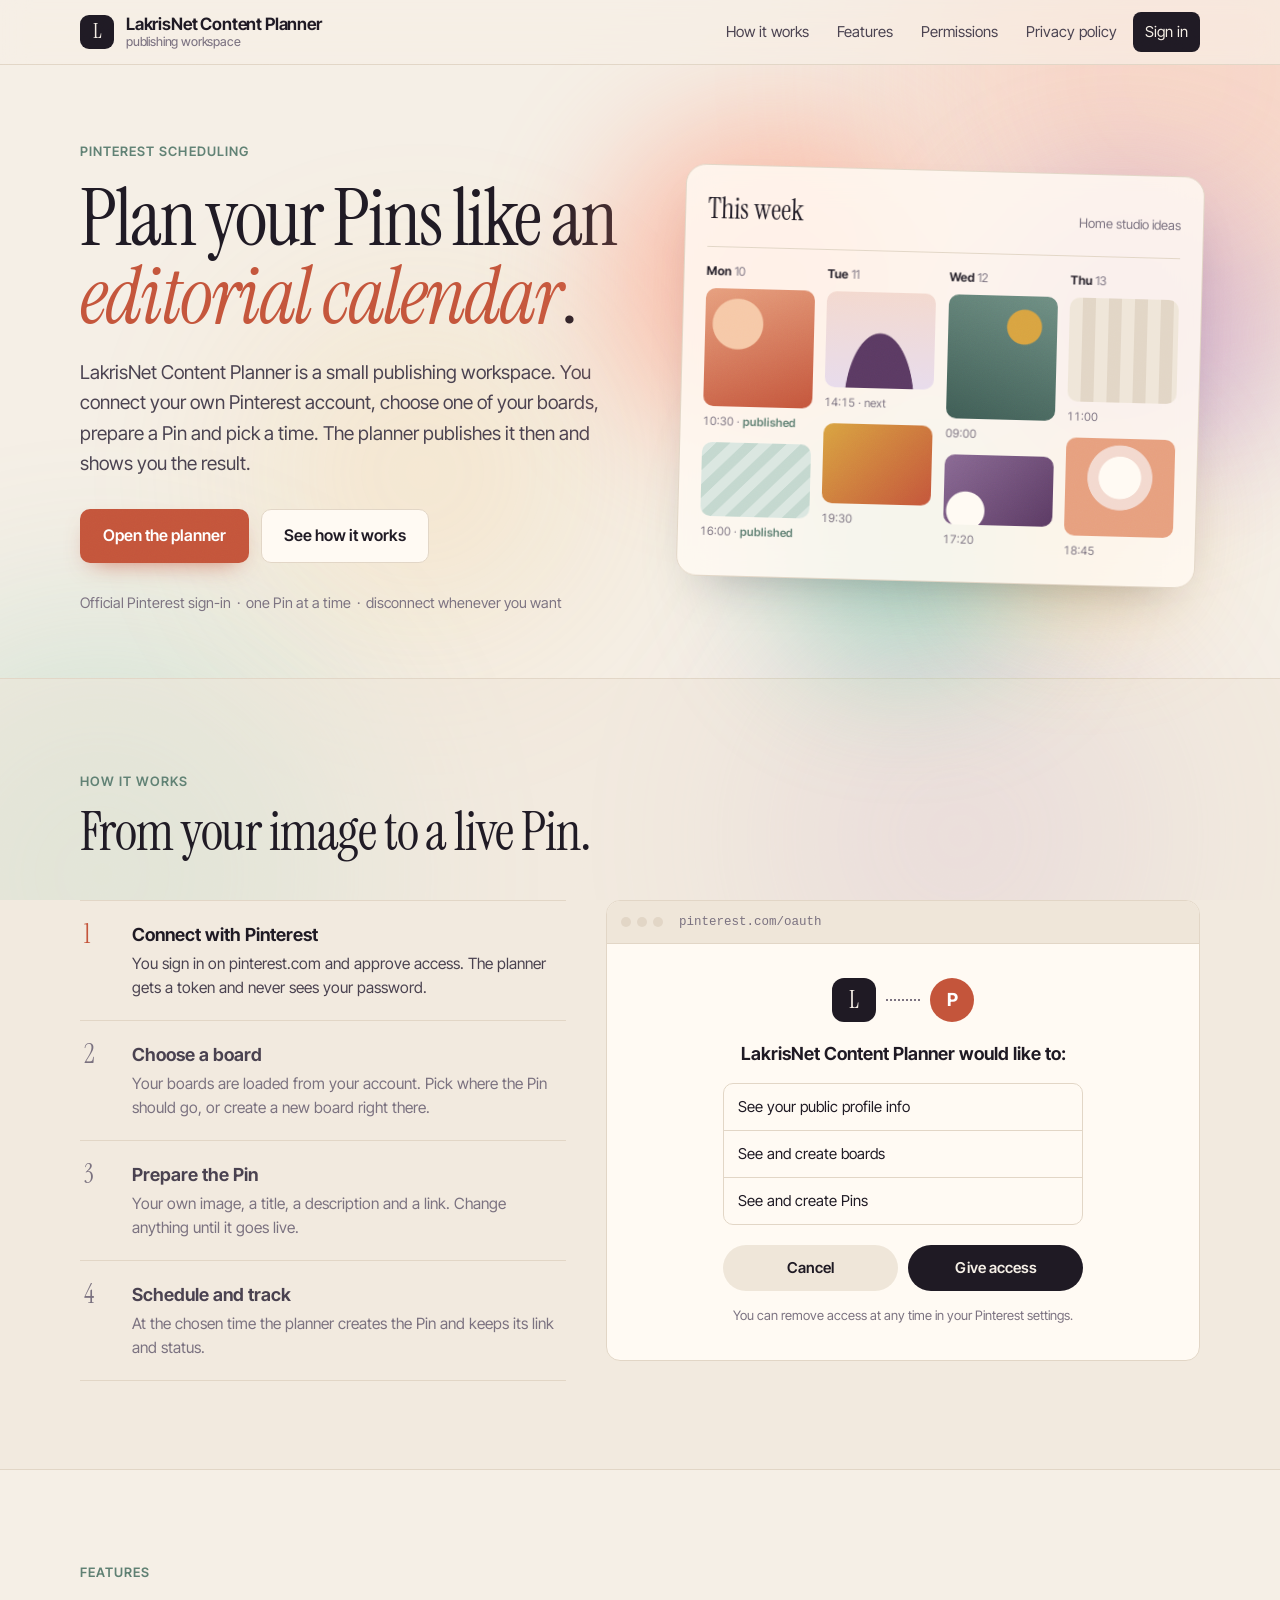
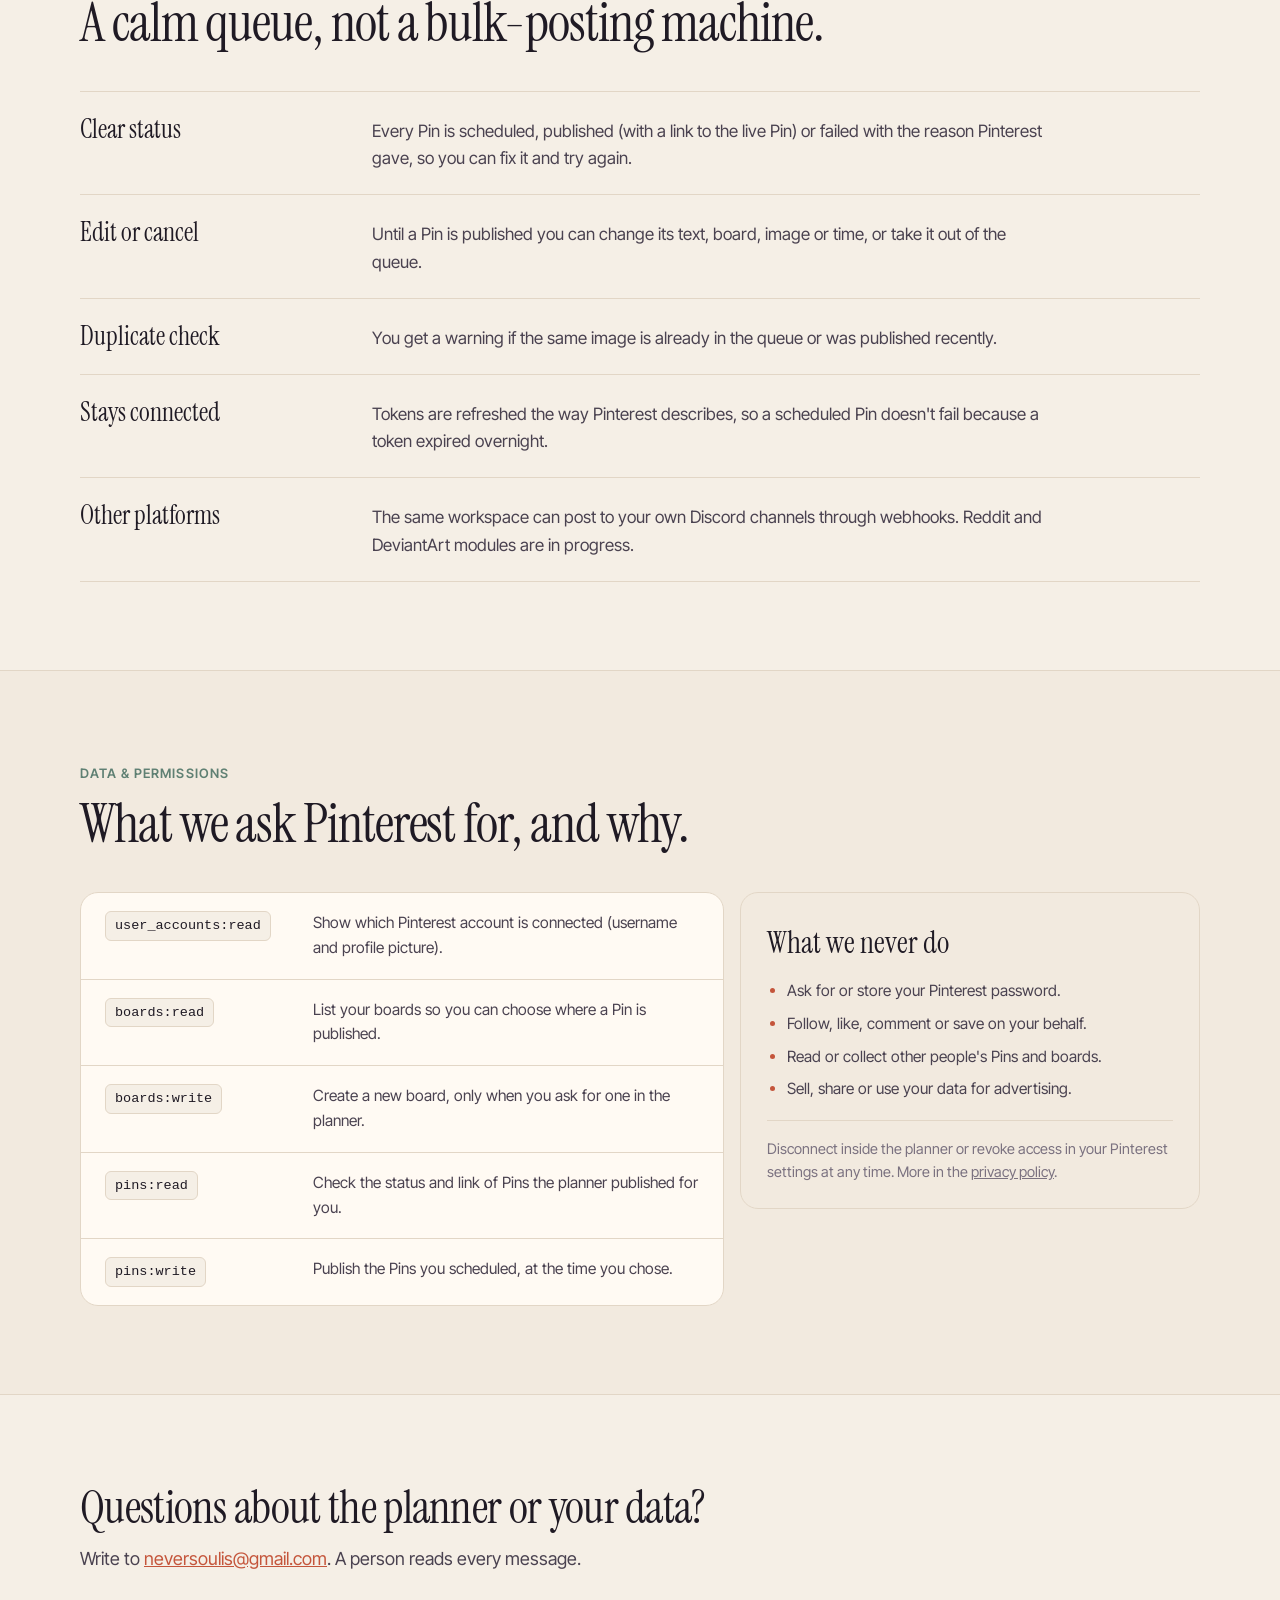
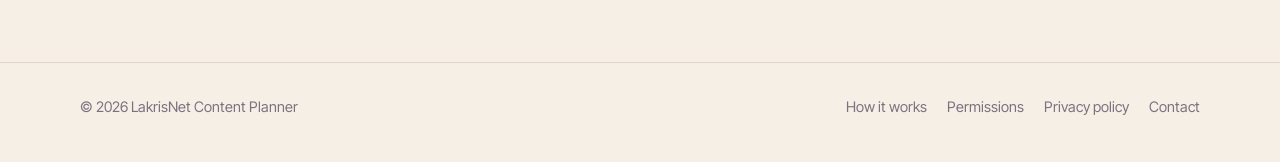
<file: index.html>
<!doctype html>
<html lang="en">
  <head>
    <meta charset="UTF-8" />
    <meta name="viewport" content="width=device-width, initial-scale=1.0" />
    <title>LakrisNet Content Planner</title>
    <meta
      name="description"
      content="LakrisNet Content Planner is a publishing workspace that lets creators connect their own Pinterest account, pick a board and schedule their own Pins."
    />
    <link rel="preconnect" href="https://fonts.googleapis.com" />
    <link rel="preconnect" href="https://fonts.gstatic.com" crossorigin />
    <link
      href="https://fonts.googleapis.com/css2?family=Instrument+Serif:ital@0;1&family=Inter+Tight:wght@400;500;600;700&display=swap"
      rel="stylesheet"
    />
    <link rel="stylesheet" href="styles.css" />
  </head>
  <body>
    <svg xmlns="http://www.w3.org/2000/svg" style="display:none">
      <symbol id="i-panel" viewBox="0 0 24 24" fill="none" stroke="currentColor" stroke-width="1.7" stroke-linecap="round" stroke-linejoin="round"><rect x="3.5" y="3.5" width="7" height="7" rx="2"/><rect x="13.5" y="3.5" width="7" height="7" rx="2"/><rect x="3.5" y="13.5" width="7" height="7" rx="2"/><rect x="13.5" y="13.5" width="7" height="7" rx="2"/></symbol>
      <symbol id="i-calendar" viewBox="0 0 24 24" fill="none" stroke="currentColor" stroke-width="1.7" stroke-linecap="round" stroke-linejoin="round"><rect x="3.5" y="5" width="17" height="15.5" rx="2.5"/><path d="M3.5 10h17M8 3v4M16 3v4"/></symbol>
      <symbol id="i-settings" viewBox="0 0 24 24" fill="none" stroke="currentColor" stroke-width="1.7" stroke-linecap="round" stroke-linejoin="round"><path d="M4 7h9M19 7h1M4 17h3M13 17h7"/><circle cx="16" cy="7" r="2.5"/><circle cx="10" cy="17" r="2.5"/></symbol>
      <symbol id="i-signout" viewBox="0 0 24 24" fill="none" stroke="currentColor" stroke-width="1.7" stroke-linecap="round" stroke-linejoin="round"><path d="M14 4h3.5A2.5 2.5 0 0 1 20 6.5v11a2.5 2.5 0 0 1-2.5 2.5H14M10 8l-4 4 4 4M6 12h10"/></symbol>
      <symbol id="i-pinterest" viewBox="0 0 24 24"><circle cx="12" cy="12" r="10.5" fill="#fff"/><path fill="#E60023" d="M12.017 0C5.396 0 .029 5.367.029 11.987c0 5.079 3.158 9.417 7.618 11.162-.105-.949-.199-2.403.041-3.439.219-.937 1.406-5.957 1.406-5.957s-.359-.72-.359-1.781c0-1.663.967-2.911 2.168-2.911 1.024 0 1.518.769 1.518 1.688 0 1.029-.653 2.567-.992 3.992-.285 1.193.6 2.165 1.775 2.165 2.128 0 3.768-2.245 3.768-5.487 0-2.861-2.063-4.869-5.008-4.869-3.41 0-5.409 2.562-5.409 5.199 0 1.033.394 2.143.889 2.741.099.12.112.225.085.345-.09.375-.293 1.199-.334 1.363-.053.225-.172.271-.401.165-1.495-.69-2.433-2.878-2.433-4.646 0-3.776 2.748-7.252 7.92-7.252 4.158 0 7.392 2.967 7.392 6.923 0 4.135-2.607 7.462-6.233 7.462-1.214 0-2.354-.629-2.758-1.379l-.749 2.848c-.269 1.045-1.004 2.352-1.498 3.146 1.123.345 2.306.535 3.55.535 6.607 0 11.985-5.365 11.985-11.987C23.97 5.39 18.592.026 11.985.026L12.017 0z"/></symbol>
      <symbol id="i-discord" viewBox="0 0 24 24"><rect width="24" height="24" rx="6.5" fill="#5865F2"/><g transform="translate(4.2 4.2) scale(.65)"><path fill="#fff" d="M20.317 4.3698a19.7913 19.7913 0 00-4.8851-1.5152.0741.0741 0 00-.0785.0371c-.211.3753-.4447.8648-.6083 1.2495-1.8447-.2762-3.68-.2762-5.4868 0-.1636-.3933-.4058-.8742-.6177-1.2495a.077.077 0 00-.0785-.037 19.7363 19.7363 0 00-4.8852 1.515.0699.0699 0 00-.0321.0277C.5334 9.0458-.319 13.5799.0992 18.0578a.0824.0824 0 00.0312.0561c2.0528 1.5076 4.0413 2.4228 5.9929 3.0294a.0777.0777 0 00.0842-.0276c.4616-.6304.8731-1.2952 1.226-1.9942a.076.076 0 00-.0416-.1057c-.6528-.2476-1.2743-.5495-1.8722-.8923a.077.077 0 01-.0076-.1277c.1258-.0943.2517-.1923.3718-.2914a.0743.0743 0 01.0776-.0105c3.9278 1.7933 8.18 1.7933 12.0614 0a.0739.0739 0 01.0785.0095c.1202.099.246.1981.3728.2924a.077.077 0 01-.0066.1276 12.2986 12.2986 0 01-1.873.8914.0766.0766 0 00-.0407.1067c.3604.698.7719 1.3628 1.225 1.9932a.076.076 0 00.0842.0286c1.961-.6067 3.9495-1.5219 6.0023-3.0294a.077.077 0 00.0313-.0552c.5004-5.177-.8382-9.6739-3.5485-13.6604a.061.061 0 00-.0312-.0286zM8.02 15.3312c-1.1825 0-2.1569-1.0857-2.1569-2.419 0-1.3332.9555-2.4189 2.157-2.4189 1.2108 0 2.1757 1.0952 2.1568 2.419 0 1.3332-.9555 2.4189-2.1569 2.4189zm7.9748 0c-1.1825 0-2.1569-1.0857-2.1569-2.419 0-1.3332.9554-2.4189 2.1569-2.4189 1.2108 0 2.1757 1.0952 2.1568 2.419 0 1.3332-.946 2.4189-2.1568 2.4189Z"/></g></symbol>
    </svg>
    <div class="aura" aria-hidden="true"><span></span><span></span><span></span><span></span></div>
    <header class="topbar">
      <div class="wrap">
        <a class="brand" href="#top" aria-label="LakrisNet Content Planner, home">
          <span class="brand-mark" aria-hidden="true">L</span>
          <span class="brand-name">LakrisNet Content Planner<small>publishing workspace</small></span>
        </a>
        <nav class="nav" aria-label="Main">
          <a href="#how">How it works</a>
          <a href="#features">Features</a>
          <a href="#permissions">Permissions</a>
          <a href="privacy-policy.html">Privacy policy</a>
          <a class="nav-solid" id="signin-link" href="https://engine-server.taild0e7ed.ts.net:8443/signin">Sign in</a>
          <details class="acct" id="acct" hidden>
            <summary aria-label="Your account"><span class="acct-avatar">L</span></summary>
            <div class="acct-menu">
              <p class="acct-who">Signed in as <b class="acct-name"></b></p>
              <a href="https://engine-server.taild0e7ed.ts.net:8443/dashboard"><svg class="ic" aria-hidden="true"><use href="#i-panel"/></svg>Open the panel</a>
              <a href="https://engine-server.taild0e7ed.ts.net:8443/calendar"><svg class="ic" aria-hidden="true"><use href="#i-calendar"/></svg>Calendar</a>
              <a href="https://engine-server.taild0e7ed.ts.net:8443/pinterest"><svg class="ic" aria-hidden="true"><use href="#i-pinterest"/></svg>Pinterest</a>
              <a href="https://engine-server.taild0e7ed.ts.net:8443/discord"><svg class="ic" aria-hidden="true"><use href="#i-discord"/></svg>Discord</a>
              <a href="https://engine-server.taild0e7ed.ts.net:8443/settings"><svg class="ic" aria-hidden="true"><use href="#i-settings"/></svg>Settings</a>
              <a class="acct-out" id="acct-signout" href="https://engine-server.taild0e7ed.ts.net:8443/signout"><svg class="ic" aria-hidden="true"><use href="#i-signout"/></svg>Sign out</a>
            </div>
          </details>
        </nav>
      </div>
    </header>

    <main id="top">
      <!-- Hero -->
      <section class="hero">
        <div class="wrap">
          <div>
            <span class="kicker">Pinterest scheduling</span>
            <h1>Plan your Pins like an <em>editorial calendar</em>.</h1>
            <p class="lead">
              LakrisNet Content Planner is a small publishing workspace. You connect your own Pinterest
              account, choose one of your boards, prepare a Pin and pick a time. The planner publishes it then
              and shows you the result.
            </p>
            <div class="cta-row">
              <a class="btn btn-primary" id="hero-open" href="https://engine-server.taild0e7ed.ts.net:8443/signin">Open the planner</a>
              <a class="btn btn-ghost" href="#how">See how it works</a>
            </div>
            <p class="hero-note">
              Official Pinterest sign-in &nbsp;·&nbsp; one Pin at a time &nbsp;·&nbsp; disconnect whenever you want
            </p>
          </div>

          <div class="stage" aria-hidden="true">
            <span class="blob blob-a"></span>
            <span class="blob blob-b"></span>
            <span class="blob blob-c"></span>
            <span class="blob blob-d"></span>
            <div class="tilt">
              <div class="board">
                <div class="board-head">
                  <span class="board-title">This week</span>
                  <span class="board-sub">Home studio ideas</span>
                </div>
                <div class="week">
                  <div>
                    <div class="day-label"><b>Mon</b> 10</div>
                    <div class="pin art-1" style="--i:0"></div>
                    <p class="pin-cap">10:30 · <span class="ok">published</span></p>
                    <div class="pin art-2" style="--i:1"></div>
                    <p class="pin-cap">16:00 · <span class="ok">published</span></p>
                  </div>
                  <div>
                    <div class="day-label"><b>Tue</b> 11</div>
                    <div class="pin art-3 is-next" style="--i:2"></div>
                    <p class="pin-cap">14:15 · next</p>
                    <div class="pin art-5" style="--i:3"></div>
                    <p class="pin-cap">19:30</p>
                  </div>
                  <div>
                    <div class="day-label"><b>Wed</b> 12</div>
                    <div class="pin art-4" style="--i:4"></div>
                    <p class="pin-cap">09:00</p>
                    <div class="pin art-7" style="--i:5"></div>
                    <p class="pin-cap">17:20</p>
                  </div>
                  <div>
                    <div class="day-label"><b>Thu</b> 13</div>
                    <div class="pin art-6" style="--i:6"></div>
                    <p class="pin-cap">11:00</p>
                    <div class="pin art-8" style="--i:7"></div>
                    <p class="pin-cap">18:45</p>
                  </div>
                </div>
              </div>
            </div>
          </div>
        </div>
      </section>

      <!-- How it works: steps on the left, what you see on the right -->
      <section class="section section-alt" id="how">
        <div class="wrap">
          <div class="section-head">
            <span class="kicker">How it works</span>
            <h2>From your image to a live Pin.</h2>
          </div>

          <div class="flow">
            <ol class="flow-steps" role="tablist" aria-label="Steps">
              <li>
                <button class="flow-step is-active" role="tab" aria-selected="true" aria-controls="screen-1" id="step-1">
                  <span class="flow-num">1</span>
                  <span>
                    <strong>Connect with Pinterest</strong>
                    <span class="flow-text">You sign in on pinterest.com and approve access. The planner gets a token
                      and never sees your password.</span>
                  </span>
                </button>
              </li>
              <li>
                <button class="flow-step" role="tab" aria-selected="false" aria-controls="screen-2" id="step-2">
                  <span class="flow-num">2</span>
                  <span>
                    <strong>Choose a board</strong>
                    <span class="flow-text">Your boards are loaded from your account. Pick where the Pin should go, or
                      create a new board right there.</span>
                  </span>
                </button>
              </li>
              <li>
                <button class="flow-step" role="tab" aria-selected="false" aria-controls="screen-3" id="step-3">
                  <span class="flow-num">3</span>
                  <span>
                    <strong>Prepare the Pin</strong>
                    <span class="flow-text">Your own image, a title, a description and a link. Change anything until it
                      goes live.</span>
                  </span>
                </button>
              </li>
              <li>
                <button class="flow-step" role="tab" aria-selected="false" aria-controls="screen-4" id="step-4">
                  <span class="flow-num">4</span>
                  <span>
                    <strong>Schedule and track</strong>
                    <span class="flow-text">At the chosen time the planner creates the Pin and keeps its link and status.</span>
                  </span>
                </button>
              </li>
            </ol>

            <div class="flow-screen">
              <div class="window-bar" aria-hidden="true"><i></i><i></i><i></i><span id="screen-url">pinterest.com/oauth</span></div>

              <!-- 1. Consent -->
              <div class="screen is-active" id="screen-1" role="tabpanel" aria-labelledby="step-1">
                <div class="consent">
                  <div class="consent-apps" aria-hidden="true">
                    <span class="app-badge">L</span>
                    <span class="consent-link"></span>
                    <span class="app-badge app-badge-alt">P</span>
                  </div>
                  <h3>LakrisNet Content Planner would like to:</h3>
                  <ul>
                    <li>See your public profile info</li>
                    <li>See and create boards</li>
                    <li>See and create Pins</li>
                  </ul>
                  <div class="consent-actions">
                    <span class="fake-btn">Cancel</span>
                    <span class="fake-btn fake-btn-dark">Give access</span>
                  </div>
                  <p class="consent-foot">You can remove access at any time in your Pinterest settings.</p>
                </div>
              </div>

              <!-- 2. Boards -->
              <div class="screen" id="screen-2" role="tabpanel" aria-labelledby="step-2" hidden>
                <p class="screen-title">Publish to board</p>
                <ul class="board-pick">
                  <li><span class="radio"></span>Reading corners <small>34 Pins</small></li>
                  <li class="picked"><span class="radio"></span>Home studio ideas <small>112 Pins</small></li>
                  <li><span class="radio"></span>Autumn palettes <small>58 Pins</small></li>
                  <li><span class="radio"></span>Ceramics &amp; shelves <small>21 Pins</small></li>
                </ul>
              </div>

              <!-- 3. Pin form -->
              <div class="screen" id="screen-3" role="tabpanel" aria-labelledby="step-3" hidden>
                <div class="pin-form">
                  <div class="pin art-1 pin-preview"></div>
                  <div class="fields">
                    <label>Title<span class="field">Warm desk corner for slow mornings</span></label>
                    <label>Description<span class="field field-tall">Oak desk, linen curtain and a single lamp. Full list of pieces on the blog.</span></label>
                    <label>Link<span class="field">studio-notes.example/desk-corner</span></label>
                  </div>
                </div>
              </div>

              <!-- 4. Queue -->
              <div class="screen" id="screen-4" role="tabpanel" aria-labelledby="step-4" hidden>
                <p class="screen-title">Queue</p>
                <table class="queue">
                  <thead><tr><th>Pin</th><th>Board</th><th>Time</th><th>Status</th></tr></thead>
                  <tbody>
                    <tr><td>Reading nook, warm light</td><td>Reading corners</td><td>Mon 10:30</td><td><a class="ok">published ↗</a></td></tr>
                    <tr><td>Warm desk corner</td><td>Home studio ideas</td><td>Tue 14:15</td><td>scheduled</td></tr>
                    <tr><td>Ceramics shelf styling</td><td>Ceramics &amp; shelves</td><td>Thu 11:00</td><td>scheduled</td></tr>
                    <tr><td>Rust &amp; ochre set</td><td>Autumn palettes</td><td>Fri 18:45</td><td class="err">image too small</td></tr>
                  </tbody>
                </table>
              </div>
            </div>
          </div>
        </div>
      </section>

      <!-- Features: plain editorial list -->
      <section class="section" id="features">
        <div class="wrap">
          <div class="section-head">
            <span class="kicker">Features</span>
            <h2>A calm queue, not a bulk-posting machine.</h2>
          </div>
          <dl class="feat-list">
            <div>
              <dt>Clear status</dt>
              <dd>Every Pin is scheduled, published (with a link to the live Pin) or failed with the reason Pinterest
                gave, so you can fix it and try again.</dd>
            </div>
            <div>
              <dt>Edit or cancel</dt>
              <dd>Until a Pin is published you can change its text, board, image or time, or take it out of the queue.</dd>
            </div>
            <div>
              <dt>Duplicate check</dt>
              <dd>You get a warning if the same image is already in the queue or was published recently.</dd>
            </div>
            <div>
              <dt>Stays connected</dt>
              <dd>Tokens are refreshed the way Pinterest describes, so a scheduled Pin doesn't fail because a token
                expired overnight.</dd>
            </div>
            <div>
              <dt>Other platforms</dt>
              <dd>The same workspace can post to your own Discord channels through webhooks. Reddit and DeviantArt
                modules are in progress.</dd>
            </div>
          </dl>
        </div>
      </section>

      <!-- Permissions -->
      <section class="section section-alt" id="permissions">
        <div class="wrap">
          <div class="section-head">
            <span class="kicker">Data &amp; permissions</span>
            <h2>What we ask Pinterest for, and why.</h2>
          </div>
          <div class="perm-layout">
            <div class="perm-table" role="table" aria-label="Pinterest permissions">
              <div class="perm-row" role="row">
                <code role="cell">user_accounts:read</code>
                <p role="cell">Show which Pinterest account is connected (username and profile picture).</p>
              </div>
              <div class="perm-row" role="row">
                <code role="cell">boards:read</code>
                <p role="cell">List your boards so you can choose where a Pin is published.</p>
              </div>
              <div class="perm-row" role="row">
                <code role="cell">boards:write</code>
                <p role="cell">Create a new board, only when you ask for one in the planner.</p>
              </div>
              <div class="perm-row" role="row">
                <code role="cell">pins:read</code>
                <p role="cell">Check the status and link of Pins the planner published for you.</p>
              </div>
              <div class="perm-row" role="row">
                <code role="cell">pins:write</code>
                <p role="cell">Publish the Pins you scheduled, at the time you chose.</p>
              </div>
            </div>

            <aside class="never">
              <h3>What we never do</h3>
              <ul>
                <li>Ask for or store your Pinterest password.</li>
                <li>Follow, like, comment or save on your behalf.</li>
                <li>Read or collect other people's Pins and boards.</li>
                <li>Sell, share or use your data for advertising.</li>
              </ul>
              <p class="note">
                Disconnect inside the planner or revoke access in your Pinterest settings at any time. More in the
                <a href="privacy-policy.html">privacy policy</a>.
              </p>
            </aside>
          </div>
        </div>
      </section>

      <!-- Contact -->
      <section class="contact">
        <div class="wrap">
          <h2>Questions about the planner or your data?</h2>
          <p>Write to <a href="mailto:neversoulis@gmail.com">neversoulis@gmail.com</a>. A person reads every message.</p>
        </div>
      </section>
    </main>

    <footer class="footer">
      <div class="wrap">
        <span>© 2026 LakrisNet Content Planner</span>
        <nav aria-label="Footer">
          <a href="#how">How it works</a>
          <a href="#permissions">Permissions</a>
          <a href="privacy-policy.html">Privacy policy</a>
          <a href="mailto:neversoulis@gmail.com">Contact</a>
        </nav>
      </div>
    </footer>

    <script>
      // Step switcher for the "How it works" block.
      (function () {
        var urls = ["pinterest.com/oauth", "planner / new pin / board", "planner / new pin", "planner / queue"];
        var steps = document.querySelectorAll(".flow-step");
        var screens = document.querySelectorAll(".screen");
        var url = document.getElementById("screen-url");
        steps.forEach(function (btn, i) {
          btn.addEventListener("click", function () {
            steps.forEach(function (b, j) {
              b.classList.toggle("is-active", i === j);
              b.setAttribute("aria-selected", i === j ? "true" : "false");
              screens[j].hidden = i !== j;
            });
            url.textContent = urls[i];
          });
        });
      })();

      // Board leans toward the pointer (skipped for reduced motion and touch).
      (function () {
        var stage = document.querySelector(".stage");
        var tilt = stage && stage.querySelector(".tilt");
        if (!tilt || matchMedia("(prefers-reduced-motion: reduce)").matches || !matchMedia("(hover: hover)").matches) return;
        var hero = document.querySelector(".hero");
        hero.addEventListener("pointermove", function (e) {
          var r = stage.getBoundingClientRect();
          var x = (e.clientX - (r.left + r.width / 2)) / r.width;
          var y = (e.clientY - (r.top + r.height / 2)) / r.height;
          tilt.style.setProperty("--rx", (x * 10).toFixed(2) + "deg");
          tilt.style.setProperty("--ry", (-y * 8).toFixed(2) + "deg");
        });
        hero.addEventListener("pointerleave", function () {
          tilt.style.setProperty("--rx", "0deg");
          tilt.style.setProperty("--ry", "0deg");
        });
      })();
    </script>
    <script src="account.js"></script>
  </body>
</html>
</file>
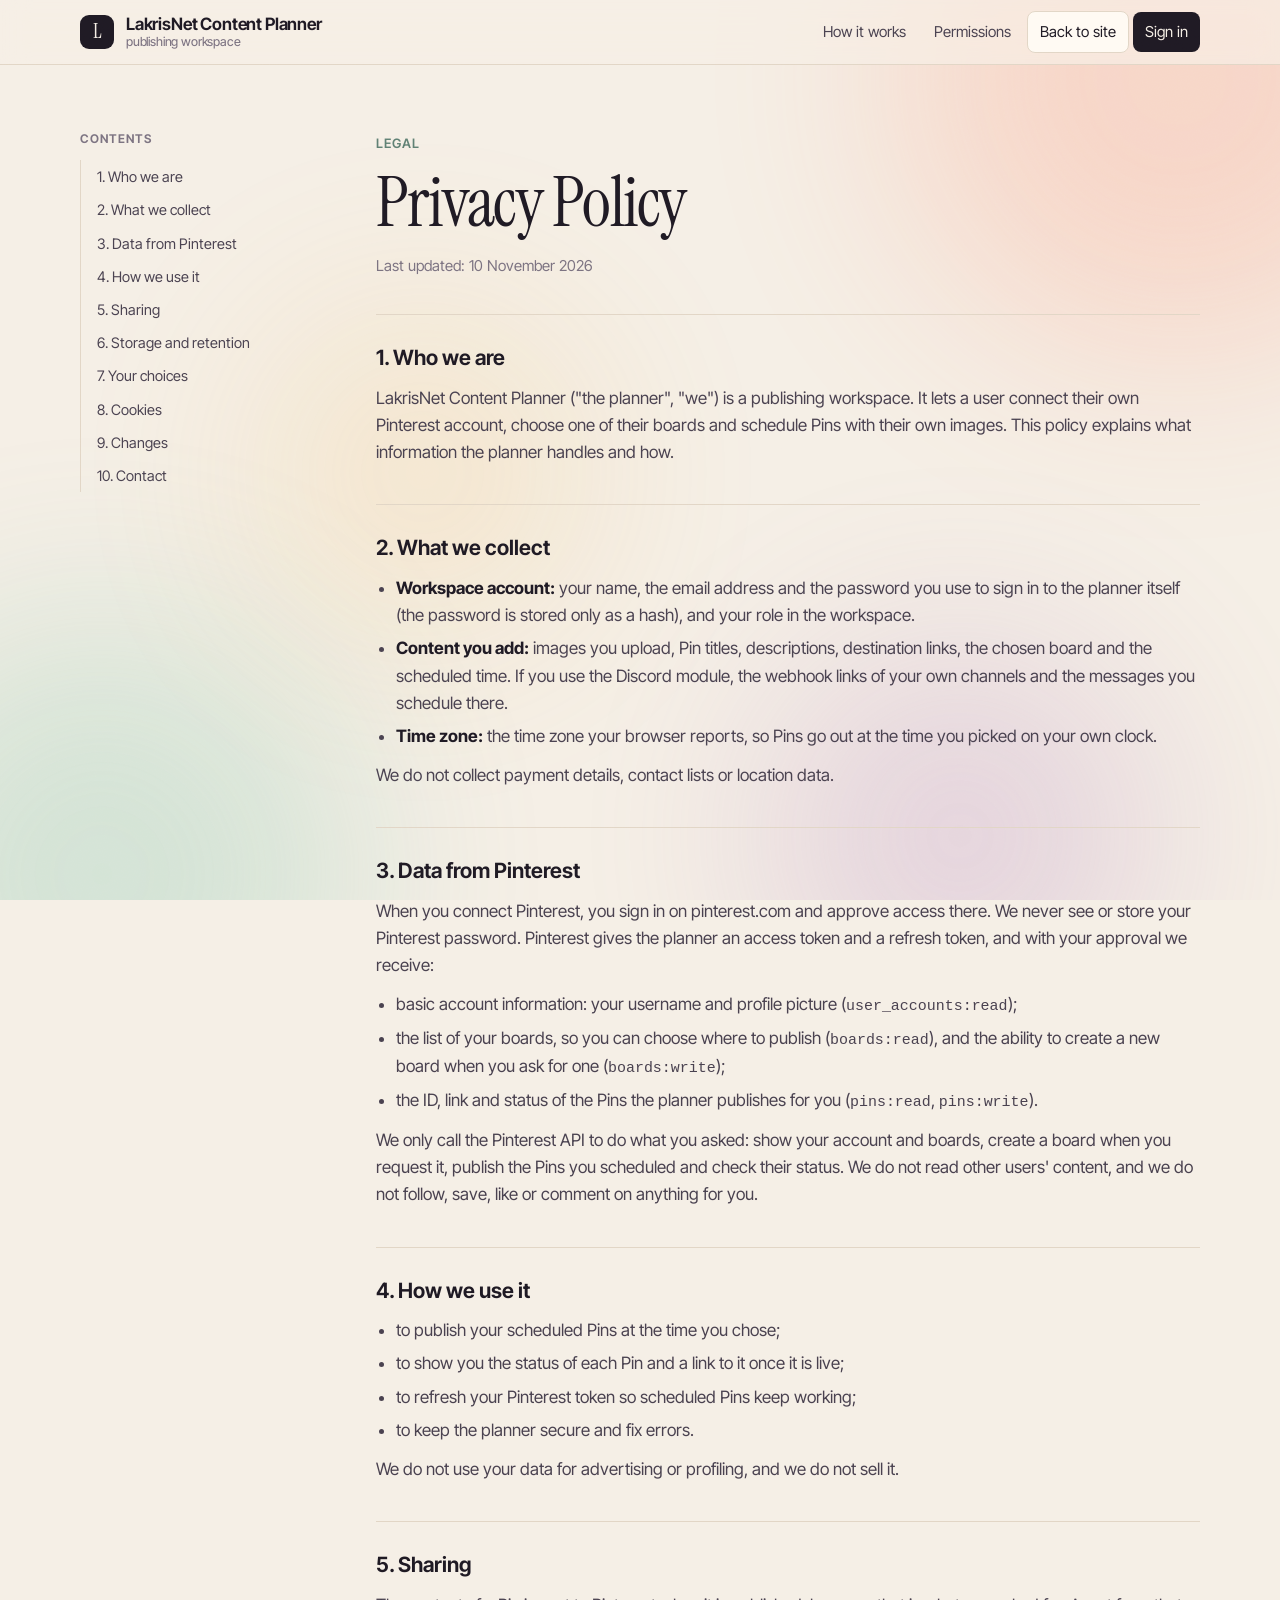
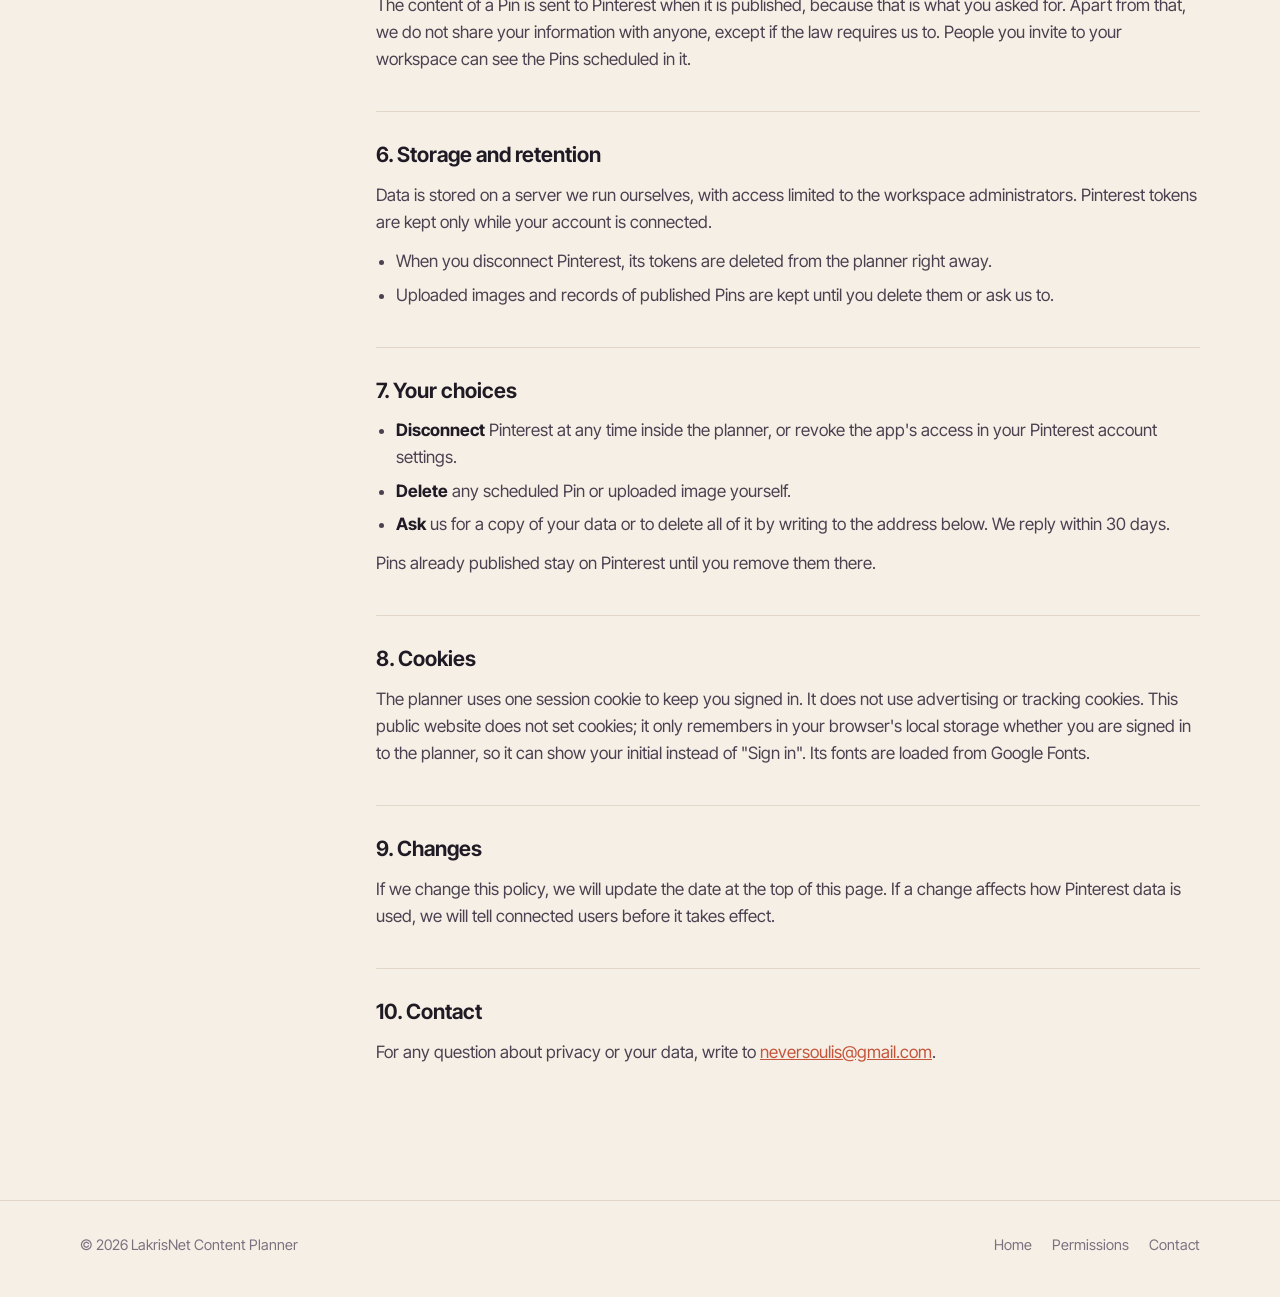
<file: privacy-policy.html>
<!doctype html>
<html lang="en">
  <head>
    <meta charset="UTF-8" />
    <meta name="viewport" content="width=device-width, initial-scale=1.0" />
    <title>Privacy Policy · LakrisNet Content Planner</title>
    <meta name="description" content="How LakrisNet Content Planner collects, uses and protects information, including data from Pinterest." />
    <link rel="preconnect" href="https://fonts.googleapis.com" />
    <link rel="preconnect" href="https://fonts.gstatic.com" crossorigin />
    <link
      href="https://fonts.googleapis.com/css2?family=Instrument+Serif:ital@0;1&family=Inter+Tight:wght@400;500;600;700&display=swap"
      rel="stylesheet"
    />
    <link rel="stylesheet" href="styles.css" />
  </head>
  <body>
    <svg xmlns="http://www.w3.org/2000/svg" style="display:none">
      <symbol id="i-panel" viewBox="0 0 24 24" fill="none" stroke="currentColor" stroke-width="1.7" stroke-linecap="round" stroke-linejoin="round"><rect x="3.5" y="3.5" width="7" height="7" rx="2"/><rect x="13.5" y="3.5" width="7" height="7" rx="2"/><rect x="3.5" y="13.5" width="7" height="7" rx="2"/><rect x="13.5" y="13.5" width="7" height="7" rx="2"/></symbol>
      <symbol id="i-calendar" viewBox="0 0 24 24" fill="none" stroke="currentColor" stroke-width="1.7" stroke-linecap="round" stroke-linejoin="round"><rect x="3.5" y="5" width="17" height="15.5" rx="2.5"/><path d="M3.5 10h17M8 3v4M16 3v4"/></symbol>
      <symbol id="i-settings" viewBox="0 0 24 24" fill="none" stroke="currentColor" stroke-width="1.7" stroke-linecap="round" stroke-linejoin="round"><path d="M4 7h9M19 7h1M4 17h3M13 17h7"/><circle cx="16" cy="7" r="2.5"/><circle cx="10" cy="17" r="2.5"/></symbol>
      <symbol id="i-signout" viewBox="0 0 24 24" fill="none" stroke="currentColor" stroke-width="1.7" stroke-linecap="round" stroke-linejoin="round"><path d="M14 4h3.5A2.5 2.5 0 0 1 20 6.5v11a2.5 2.5 0 0 1-2.5 2.5H14M10 8l-4 4 4 4M6 12h10"/></symbol>
      <symbol id="i-pinterest" viewBox="0 0 24 24"><circle cx="12" cy="12" r="10.5" fill="#fff"/><path fill="#E60023" d="M12.017 0C5.396 0 .029 5.367.029 11.987c0 5.079 3.158 9.417 7.618 11.162-.105-.949-.199-2.403.041-3.439.219-.937 1.406-5.957 1.406-5.957s-.359-.72-.359-1.781c0-1.663.967-2.911 2.168-2.911 1.024 0 1.518.769 1.518 1.688 0 1.029-.653 2.567-.992 3.992-.285 1.193.6 2.165 1.775 2.165 2.128 0 3.768-2.245 3.768-5.487 0-2.861-2.063-4.869-5.008-4.869-3.41 0-5.409 2.562-5.409 5.199 0 1.033.394 2.143.889 2.741.099.12.112.225.085.345-.09.375-.293 1.199-.334 1.363-.053.225-.172.271-.401.165-1.495-.69-2.433-2.878-2.433-4.646 0-3.776 2.748-7.252 7.92-7.252 4.158 0 7.392 2.967 7.392 6.923 0 4.135-2.607 7.462-6.233 7.462-1.214 0-2.354-.629-2.758-1.379l-.749 2.848c-.269 1.045-1.004 2.352-1.498 3.146 1.123.345 2.306.535 3.55.535 6.607 0 11.985-5.365 11.985-11.987C23.97 5.39 18.592.026 11.985.026L12.017 0z"/></symbol>
      <symbol id="i-discord" viewBox="0 0 24 24"><rect width="24" height="24" rx="6.5" fill="#5865F2"/><g transform="translate(4.2 4.2) scale(.65)"><path fill="#fff" d="M20.317 4.3698a19.7913 19.7913 0 00-4.8851-1.5152.0741.0741 0 00-.0785.0371c-.211.3753-.4447.8648-.6083 1.2495-1.8447-.2762-3.68-.2762-5.4868 0-.1636-.3933-.4058-.8742-.6177-1.2495a.077.077 0 00-.0785-.037 19.7363 19.7363 0 00-4.8852 1.515.0699.0699 0 00-.0321.0277C.5334 9.0458-.319 13.5799.0992 18.0578a.0824.0824 0 00.0312.0561c2.0528 1.5076 4.0413 2.4228 5.9929 3.0294a.0777.0777 0 00.0842-.0276c.4616-.6304.8731-1.2952 1.226-1.9942a.076.076 0 00-.0416-.1057c-.6528-.2476-1.2743-.5495-1.8722-.8923a.077.077 0 01-.0076-.1277c.1258-.0943.2517-.1923.3718-.2914a.0743.0743 0 01.0776-.0105c3.9278 1.7933 8.18 1.7933 12.0614 0a.0739.0739 0 01.0785.0095c.1202.099.246.1981.3728.2924a.077.077 0 01-.0066.1276 12.2986 12.2986 0 01-1.873.8914.0766.0766 0 00-.0407.1067c.3604.698.7719 1.3628 1.225 1.9932a.076.076 0 00.0842.0286c1.961-.6067 3.9495-1.5219 6.0023-3.0294a.077.077 0 00.0313-.0552c.5004-5.177-.8382-9.6739-3.5485-13.6604a.061.061 0 00-.0312-.0286zM8.02 15.3312c-1.1825 0-2.1569-1.0857-2.1569-2.419 0-1.3332.9555-2.4189 2.157-2.4189 1.2108 0 2.1757 1.0952 2.1568 2.419 0 1.3332-.9555 2.4189-2.1569 2.4189zm7.9748 0c-1.1825 0-2.1569-1.0857-2.1569-2.419 0-1.3332.9554-2.4189 2.1569-2.4189 1.2108 0 2.1757 1.0952 2.1568 2.419 0 1.3332-.946 2.4189-2.1568 2.4189Z"/></g></symbol>
    </svg>
    <div class="aura" aria-hidden="true"><span></span><span></span><span></span><span></span></div>
    <header class="topbar">
      <div class="wrap">
        <a class="brand" href="index.html" aria-label="LakrisNet Content Planner, home">
          <span class="brand-mark" aria-hidden="true">L</span>
          <span class="brand-name">LakrisNet Content Planner<small>publishing workspace</small></span>
        </a>
        <nav class="nav" aria-label="Main">
          <a href="index.html#how">How it works</a>
          <a href="index.html#permissions">Permissions</a>
          <a class="nav-cta" href="index.html">Back to site</a>
          <a class="nav-solid" id="signin-link" href="https://engine-server.taild0e7ed.ts.net:8443/signin">Sign in</a>
          <details class="acct" id="acct" hidden>
            <summary aria-label="Your account"><span class="acct-avatar">L</span></summary>
            <div class="acct-menu">
              <p class="acct-who">Signed in as <b class="acct-name"></b></p>
              <a href="https://engine-server.taild0e7ed.ts.net:8443/dashboard"><svg class="ic" aria-hidden="true"><use href="#i-panel"/></svg>Open the panel</a>
              <a href="https://engine-server.taild0e7ed.ts.net:8443/calendar"><svg class="ic" aria-hidden="true"><use href="#i-calendar"/></svg>Calendar</a>
              <a href="https://engine-server.taild0e7ed.ts.net:8443/pinterest"><svg class="ic" aria-hidden="true"><use href="#i-pinterest"/></svg>Pinterest</a>
              <a href="https://engine-server.taild0e7ed.ts.net:8443/discord"><svg class="ic" aria-hidden="true"><use href="#i-discord"/></svg>Discord</a>
              <a href="https://engine-server.taild0e7ed.ts.net:8443/settings"><svg class="ic" aria-hidden="true"><use href="#i-settings"/></svg>Settings</a>
              <a class="acct-out" id="acct-signout" href="https://engine-server.taild0e7ed.ts.net:8443/signout"><svg class="ic" aria-hidden="true"><use href="#i-signout"/></svg>Sign out</a>
            </div>
          </details>
        </nav>
      </div>
    </header>

    <main class="policy">
      <div class="wrap">
        <aside class="toc" aria-label="Contents">
          <p>Contents</p>
          <ol>
            <li><a href="#who">1. Who we are</a></li>
            <li><a href="#collect">2. What we collect</a></li>
            <li><a href="#pinterest">3. Data from Pinterest</a></li>
            <li><a href="#use">4. How we use it</a></li>
            <li><a href="#share">5. Sharing</a></li>
            <li><a href="#keep">6. Storage and retention</a></li>
            <li><a href="#rights">7. Your choices</a></li>
            <li><a href="#cookies">8. Cookies</a></li>
            <li><a href="#changes">9. Changes</a></li>
            <li><a href="#contact">10. Contact</a></li>
          </ol>
        </aside>

        <article class="doc">
          <span class="kicker">Legal</span>
          <h1>Privacy Policy</h1>
          <p class="meta">Last updated: 10 November 2026</p>

          <section id="who">
            <h2>1. Who we are</h2>
            <p>
              LakrisNet Content Planner ("the planner", "we") is a publishing workspace. It lets a user connect
              their own Pinterest account, choose one of their boards and schedule Pins with their own images.
              This policy explains what information the planner handles and how.
            </p>
          </section>

          <section id="collect">
            <h2>2. What we collect</h2>
            <ul>
              <li><strong>Workspace account:</strong> your name, the email address and the password you use to sign in
                to the planner itself (the password is stored only as a hash), and your role in the workspace.</li>
              <li><strong>Content you add:</strong> images you upload, Pin titles, descriptions, destination links,
                the chosen board and the scheduled time. If you use the Discord module, the webhook links of your
                own channels and the messages you schedule there.</li>
              <li><strong>Time zone:</strong> the time zone your browser reports, so Pins go out at the time you
                picked on your own clock.</li>
            </ul>
            <p>We do not collect payment details, contact lists or location data.</p>
          </section>

          <section id="pinterest">
            <h2>3. Data from Pinterest</h2>
            <p>
              When you connect Pinterest, you sign in on pinterest.com and approve access there. We never see or
              store your Pinterest password. Pinterest gives the planner an access token and a refresh token, and
              with your approval we receive:
            </p>
            <ul>
              <li>basic account information: your username and profile picture (<code>user_accounts:read</code>);</li>
              <li>the list of your boards, so you can choose where to publish (<code>boards:read</code>), and the
                ability to create a new board when you ask for one (<code>boards:write</code>);</li>
              <li>the ID, link and status of the Pins the planner publishes for you (<code>pins:read</code>, <code>pins:write</code>).</li>
            </ul>
            <p>
              We only call the Pinterest API to do what you asked: show your account and boards, create a board
              when you request it, publish the Pins you scheduled and check their status. We do not read other users' content, and we do not follow,
              save, like or comment on anything for you.
            </p>
          </section>

          <section id="use">
            <h2>4. How we use it</h2>
            <ul>
              <li>to publish your scheduled Pins at the time you chose;</li>
              <li>to show you the status of each Pin and a link to it once it is live;</li>
              <li>to refresh your Pinterest token so scheduled Pins keep working;</li>
              <li>to keep the planner secure and fix errors.</li>
            </ul>
            <p>We do not use your data for advertising or profiling, and we do not sell it.</p>
          </section>

          <section id="share">
            <h2>5. Sharing</h2>
            <p>
              The content of a Pin is sent to Pinterest when it is published, because that is what you asked for.
              Apart from that, we do not share your information with anyone, except if the law requires us to.
              People you invite to your workspace can see the Pins scheduled in it.
            </p>
          </section>

          <section id="keep">
            <h2>6. Storage and retention</h2>
            <p>
              Data is stored on a server we run ourselves, with access limited to the workspace administrators.
              Pinterest tokens are kept only while your account is connected.
            </p>
            <ul>
              <li>When you disconnect Pinterest, its tokens are deleted from the planner right away.</li>
              <li>Uploaded images and records of published Pins are kept until you delete them or ask us to.</li>
            </ul>
          </section>

          <section id="rights">
            <h2>7. Your choices</h2>
            <ul>
              <li><strong>Disconnect</strong> Pinterest at any time inside the planner, or revoke the app's access in
                your Pinterest account settings.</li>
              <li><strong>Delete</strong> any scheduled Pin or uploaded image yourself.</li>
              <li><strong>Ask</strong> us for a copy of your data or to delete all of it by writing to the address
                below. We reply within 30 days.</li>
            </ul>
            <p>Pins already published stay on Pinterest until you remove them there.</p>
          </section>

          <section id="cookies">
            <h2>8. Cookies</h2>
            <p>
              The planner uses one session cookie to keep you signed in. It does not use advertising or tracking
              cookies. This public website does not set cookies; it only remembers in your browser's local
              storage whether you are signed in to the planner, so it can show your initial instead of
              "Sign in". Its fonts are loaded from Google Fonts.
            </p>
          </section>

          <section id="changes">
            <h2>9. Changes</h2>
            <p>
              If we change this policy, we will update the date at the top of this page. If a change affects how
              Pinterest data is used, we will tell connected users before it takes effect.
            </p>
          </section>

          <section id="contact">
            <h2>10. Contact</h2>
            <p>
              For any question about privacy or your data, write to
              <a href="mailto:neversoulis@gmail.com">neversoulis@gmail.com</a>.
            </p>
          </section>
        </article>
      </div>
    </main>

    <footer class="footer">
      <div class="wrap">
        <span>© 2026 LakrisNet Content Planner</span>
        <nav aria-label="Footer">
          <a href="index.html">Home</a>
          <a href="index.html#permissions">Permissions</a>
          <a href="mailto:neversoulis@gmail.com">Contact</a>
        </nav>
      </div>
    </footer>
    <script src="account.js"></script>
  </body>
</html>
</file>
<file: styles.css>
/* LakrisNet Content Planner — public site
   Warm paper, deep ink, terracotta + sage accents. */

:root {
  --paper: #f5efe6;
  --paper-2: #efe6d9;
  --card: #fffaf3;
  --ink: #1f1a24;
  --ink-2: #4a4250;
  --ink-3: #7b7280;
  --line: #e2d6c6;
  --terra: #c4553b;
  --terra-soft: #f3d9cf;
  --sage: #5f8073;
  --plum: #5b3a63;
  --radius: 18px;
  --serif: "Instrument Serif", "Iowan Old Style", Georgia, serif;
  --sans: "Inter Tight", "Inter", system-ui, -apple-system, "Segoe UI", sans-serif;
  --mono: ui-monospace, "Cascadia Code", Consolas, monospace;
}

@media (prefers-color-scheme: dark) {
  :root:not([data-theme="light"]) {
    --paper: #17141b;
    --paper-2: #1d1922;
    --card: #221d28;
    --ink: #f4ede4;
    --ink-2: #cfc5bb;
    --ink-3: #998f96;
    --line: #342d3b;
    --terra: #e0745a;
    --terra-soft: #3a2420;
    --sage: #94b5a9;
    --plum: #c79ad1;
  }
}

* { box-sizing: border-box; }

html { scroll-behavior: smooth; overflow-x: clip; }

body {
  margin: 0;
  position: relative;
  background: var(--paper);
  color: var(--ink);
  font-family: var(--sans);
  font-size: 17px;
  line-height: 1.6;
  -webkit-font-smoothing: antialiased;
}

a { color: inherit; }

.wrap {
  width: min(1120px, 100% - 32px);
  margin-inline: auto;
}

h1, h2, h3 { margin: 0; }

/* ── Top bar ── */
.topbar {
  position: sticky;
  top: 0;
  z-index: 20;
  background: color-mix(in srgb, var(--paper) 90%, transparent);
  backdrop-filter: blur(10px);
  border-bottom: 1px solid var(--line);
}

.topbar .wrap {
  display: flex;
  align-items: center;
  justify-content: space-between;
  gap: 16px;
  min-height: 64px;
}

.brand {
  display: inline-flex;
  align-items: center;
  gap: 12px;
  text-decoration: none;
}

.brand-mark {
  width: 34px;
  height: 34px;
  border-radius: 9px;
  display: grid;
  place-items: center;
  background: var(--ink);
  color: var(--paper);
  font-family: var(--serif);
  font-size: 21px;
}

.brand-name {
  font-weight: 650;
  letter-spacing: -0.01em;
  line-height: 1.15;
}

.brand-name small {
  display: block;
  font-weight: 450;
  font-size: 12.5px;
  color: var(--ink-3);
}

.nav {
  display: flex;
  align-items: center;
  gap: 4px;
}

.nav a {
  white-space: nowrap;
  text-decoration: none;
  font-size: 15px;
  color: var(--ink-2);
  padding: 8px 12px;
  border-radius: 8px;
}

.nav a:hover { color: var(--ink); background: var(--paper-2); }

.nav a.nav-cta {
  white-space: nowrap;
  border: 1px solid var(--line);
  background: var(--card);
  color: var(--ink);
}

.nav a.nav-solid {
  white-space: nowrap;
  background: var(--ink);
  color: var(--paper);
}

/* ── Buttons ── */
.btn {
  display: inline-flex;
  align-items: center;
  justify-content: center;
  gap: 8px;
  padding: 13px 22px;
  border-radius: 10px;
  border: 1px solid transparent;
  font: inherit;
  font-weight: 600;
  font-size: 16px;
  text-decoration: none;
  cursor: pointer;
}

.btn-primary { background: var(--terra); color: #fff; }
.btn-primary:hover { background: color-mix(in srgb, var(--terra) 88%, #000); }
.btn-ghost { border-color: var(--line); background: var(--card); color: var(--ink); }
.btn-ghost:hover { border-color: var(--ink-3); }

/* ── Hero ── */
.hero { padding: 72px 0 64px; }

.hero .wrap {
  display: grid;
  grid-template-columns: 1.05fr 1fr;
  gap: 56px;
  align-items: center;
}

.kicker {
  font-size: 13px;
  font-weight: 600;
  letter-spacing: 0.08em;
  text-transform: uppercase;
  color: var(--sage);
}

.hero h1 {
  font-family: var(--serif);
  font-weight: 400;
  font-size: clamp(46px, 6.2vw, 80px);
  line-height: 0.98;
  letter-spacing: -0.025em;
  margin: 16px 0 22px;
}

.hero h1 em { font-style: italic; color: var(--terra); }

.lead {
  font-size: 19px;
  color: var(--ink-2);
  max-width: 34em;
  margin: 0 0 30px;
}

.cta-row { display: flex; flex-wrap: wrap; gap: 12px; }

.hero-note {
  margin: 28px 0 0;
  font-size: 14.5px;
  color: var(--ink-3);
}

/* Hero visual: the week board */
.board {
  background: var(--card);
  border: 1px solid var(--line);
  border-radius: 20px;
  padding: 22px 22px 12px;
  position: relative;
  --tilt: 1.5deg;
  transform: rotate(var(--tilt));
  box-shadow: 0 24px 48px -28px rgba(31, 26, 36, 0.35);
  animation: drift 9s ease-in-out infinite;
}

.board-head {
  display: flex;
  justify-content: space-between;
  align-items: baseline;
  gap: 12px;
  padding-bottom: 14px;
  margin-bottom: 14px;
  border-bottom: 1px solid var(--line);
}

.board-title { font-family: var(--serif); font-size: 28px; }
.board-sub { font-size: 13px; color: var(--ink-3); }

.week {
  display: grid;
  grid-template-columns: repeat(4, 1fr);
  gap: 12px;
}

.day-label {
  font-size: 12px;
  color: var(--ink-3);
  margin-bottom: 8px;
}

.day-label b { color: var(--ink); font-weight: 650; }

.pin { border-radius: 10px; }

.pin-cap {
  margin: 6px 0 12px;
  font-size: 11.5px;
  color: var(--ink-3);
  font-variant-numeric: tabular-nums;
}

.ok { color: var(--sage); font-weight: 600; text-decoration: none; }
.err { color: var(--terra); font-weight: 600; }

.art-1 { height: 118px; background: radial-gradient(circle at 30% 30%, #f6c9a8 0 22%, transparent 23%), linear-gradient(160deg, #e7a07f, #c4553b); }
.art-2 { height: 74px;  background: repeating-linear-gradient(135deg, #dbe7e1 0 10px, #c4d8cf 10px 20px); }
.art-3 { height: 96px;  background: radial-gradient(ellipse at 50% 120%, #5b3a63 0 45%, transparent 46%), linear-gradient(180deg, #f3d9cf, #e8dcec); }
.art-4 { height: 124px; background: radial-gradient(circle at 70% 25%, #d9a441 0 14%, transparent 15%), linear-gradient(200deg, #6f8f84, #3f5d55); }
.art-5 { height: 80px;  background: linear-gradient(135deg, #d9a441, #c4553b); }
.art-6 { height: 104px; background: linear-gradient(90deg, #efe6d9 0 50%, #e2d6c6 50%); background-size: 26px 100%; }
.art-7 { height: 70px;  background: radial-gradient(circle at 20% 80%, #fffaf3 0 18%, transparent 19%), linear-gradient(135deg, #8a6a94, #5b3a63); }
.art-8 { height: 98px;  background: radial-gradient(circle at 50% 40%, #fffaf3 0 26%, #f3d9cf 27% 40%, #e7a07f 41%); }

/* ── Sections ── */
section { scroll-margin-top: 76px; }

.section { padding: 88px 0; }

.section-alt {
  background: var(--paper-2);
  border-block: 1px solid var(--line);
}

.section-head { margin-bottom: 40px; max-width: 760px; }

.section-head h2 {
  font-family: var(--serif);
  font-weight: 400;
  font-size: clamp(36px, 4.4vw, 54px);
  line-height: 1.04;
  letter-spacing: -0.02em;
  margin-top: 10px;
}

/* ── How it works: steps + screen ── */
.flow {
  display: grid;
  grid-template-columns: 0.9fr 1.1fr;
  gap: 40px;
  align-items: start;
}

.flow-steps {
  list-style: none;
  margin: 0;
  padding: 0;
  border-top: 1px solid var(--line);
}

.flow-step {
  width: 100%;
  display: grid;
  grid-template-columns: 34px 1fr;
  gap: 14px;
  padding: 20px 4px;
  border: 0;
  border-bottom: 1px solid var(--line);
  background: none;
  color: var(--ink-3);
  font: inherit;
  text-align: left;
  cursor: pointer;
}

.flow-step strong {
  display: block;
  font-size: 18px;
  font-weight: 650;
  color: var(--ink-2);
  margin-bottom: 2px;
}

.flow-text { display: block; font-size: 15.5px; line-height: 1.55; }

.flow-num {
  font-family: var(--serif);
  font-size: 26px;
  line-height: 1.05;
}

.flow-step:hover strong { color: var(--ink); }
.flow-step.is-active { color: var(--ink-2); }
.flow-step.is-active strong { color: var(--ink); }
.flow-step.is-active .flow-num { color: var(--terra); }
.flow-step:focus-visible { outline: 2px solid var(--terra); outline-offset: 2px; }

.flow-screen {
  background: var(--card);
  border: 1px solid var(--line);
  border-radius: 14px;
  overflow: hidden;
  min-height: 400px;
}

.window-bar {
  display: flex;
  align-items: center;
  gap: 6px;
  padding: 11px 14px;
  border-bottom: 1px solid var(--line);
  background: var(--paper-2);
}

.window-bar i {
  width: 10px;
  height: 10px;
  border-radius: 50%;
  background: var(--line);
}

.window-bar span {
  margin-left: 10px;
  font-family: var(--mono);
  font-size: 12.5px;
  color: var(--ink-3);
}

.screen { padding: 28px; }
.screen[hidden] { display: none; }

.screen-title {
  margin: 0 0 16px;
  font-weight: 650;
  font-size: 15px;
}

/* consent mock */
.consent { max-width: 360px; margin: 6px auto; text-align: center; }

.consent-apps {
  display: flex;
  align-items: center;
  justify-content: center;
  gap: 10px;
  margin-bottom: 18px;
}

.app-badge {
  width: 44px;
  height: 44px;
  border-radius: 12px;
  display: grid;
  place-items: center;
  background: var(--ink);
  color: var(--paper);
  font-family: var(--serif);
  font-size: 24px;
}

.app-badge-alt { background: var(--terra); color: #fff; font-family: var(--sans); font-weight: 700; font-size: 18px; border-radius: 50%; }

.consent-link { width: 34px; border-top: 2px dotted var(--ink-3); }

.consent h3 { font-size: 18px; font-weight: 650; margin-bottom: 14px; }

.consent ul {
  list-style: none;
  margin: 0 0 20px;
  padding: 0;
  text-align: left;
  border: 1px solid var(--line);
  border-radius: 10px;
}

.consent li { padding: 11px 14px; font-size: 15px; border-top: 1px solid var(--line); }
.consent li:first-child { border-top: 0; }

.consent-actions { display: grid; grid-template-columns: 1fr 1fr; gap: 10px; }

.fake-btn {
  padding: 11px;
  border-radius: 999px;
  background: var(--paper-2);
  font-weight: 600;
  font-size: 15px;
}

.fake-btn-dark { background: var(--ink); color: var(--paper); }

.consent-foot { margin: 14px 0 0; font-size: 13px; color: var(--ink-3); }

/* board picker mock */
.board-pick { list-style: none; margin: 0; padding: 0; }

.board-pick li {
  display: flex;
  align-items: center;
  gap: 12px;
  padding: 14px 12px;
  border-radius: 10px;
  font-size: 15.5px;
}

.board-pick li + li { margin-top: 2px; }
.board-pick small { margin-left: auto; color: var(--ink-3); font-size: 13px; }
.board-pick .picked { background: var(--paper-2); font-weight: 600; }

.radio {
  width: 16px;
  height: 16px;
  border-radius: 50%;
  border: 1.5px solid var(--ink-3);
  flex: none;
}

.picked .radio { border: 5px solid var(--terra); }

/* pin form mock */
.pin-form { display: grid; grid-template-columns: 150px 1fr; gap: 22px; }
.pin-preview { height: 220px; }
.fields { display: grid; gap: 14px; }

.fields label {
  display: grid;
  gap: 6px;
  font-size: 12.5px;
  font-weight: 600;
  color: var(--ink-3);
}

.field {
  display: block;
  padding: 10px 12px;
  border: 1px solid var(--line);
  border-radius: 8px;
  background: var(--paper);
  font-size: 14.5px;
  font-weight: 450;
  color: var(--ink);
}

.field-tall { min-height: 66px; }

/* queue mock */
.queue { width: 100%; border-collapse: collapse; font-size: 14px; }

.queue th {
  text-align: left;
  font-size: 12px;
  font-weight: 600;
  color: var(--ink-3);
  padding: 0 10px 10px 0;
  border-bottom: 1px solid var(--line);
}

.queue td {
  padding: 12px 10px 12px 0;
  border-bottom: 1px solid var(--line);
  vertical-align: top;
}

.queue td:nth-child(3) { white-space: nowrap; font-variant-numeric: tabular-nums; }
.queue tr:last-child td { border-bottom: 0; }

/* ── Features: editorial list ── */
.feat-list { margin: 0; border-top: 1px solid var(--line); }

.feat-list > div {
  display: grid;
  grid-template-columns: 260px 1fr;
  gap: 32px;
  padding: 22px 0;
  border-bottom: 1px solid var(--line);
}

.feat-list dt {
  font-family: var(--serif);
  font-size: 26px;
  line-height: 1.2;
}

.feat-list dd {
  margin: 0;
  color: var(--ink-2);
  max-width: 40em;
  padding-top: 4px;
}

/* ── Permissions ── */
.perm-layout {
  display: grid;
  grid-template-columns: 1.4fr 1fr;
  gap: 16px;
  align-items: start;
}

.perm-table {
  background: var(--card);
  border: 1px solid var(--line);
  border-radius: var(--radius);
}

.perm-row {
  display: grid;
  grid-template-columns: 190px 1fr;
  gap: 18px;
  padding: 18px 24px;
  border-top: 1px solid var(--line);
}

.perm-row:first-child { border-top: 0; }

.perm-row code {
  font-family: var(--mono);
  font-size: 13.5px;
  align-self: start;
  justify-self: start;
  background: var(--paper);
  border: 1px solid var(--line);
  padding: 3px 9px;
  border-radius: 6px;
}

.perm-row p { margin: 0; color: var(--ink-2); font-size: 15.5px; }

.never {
  border: 1px solid var(--line);
  border-radius: var(--radius);
  padding: 26px 26px 24px;
}

.never h3 {
  font-family: var(--serif);
  font-weight: 400;
  font-size: 30px;
  margin-bottom: 12px;
}

.never ul { margin: 0; padding-left: 20px; }
.never li { color: var(--ink-2); font-size: 15.5px; margin-bottom: 8px; }
.never li::marker { color: var(--terra); }

.never .note {
  margin: 18px 0 0;
  padding-top: 16px;
  border-top: 1px solid var(--line);
  font-size: 14.5px;
  color: var(--ink-3);
}

/* ── Contact ── */
.contact { padding: 88px 0; }

.contact h2 {
  font-family: var(--serif);
  font-weight: 400;
  font-size: clamp(32px, 3.6vw, 46px);
  line-height: 1.08;
  letter-spacing: -0.015em;
  margin-bottom: 12px;
}

.contact p { margin: 0; color: var(--ink-2); font-size: 18px; }
.contact a { color: var(--terra); }

/* ── Footer ── */
.footer {
  padding: 32px 0 44px;
  border-top: 1px solid var(--line);
  color: var(--ink-3);
  font-size: 14.5px;
}

.footer .wrap {
  display: flex;
  flex-wrap: wrap;
  justify-content: space-between;
  gap: 16px;
}

.footer a { text-decoration: none; }
.footer a:hover { color: var(--ink); }
.footer nav { display: flex; gap: 20px; flex-wrap: wrap; }

/* ── Policy page ── */
.policy { padding: 64px 0 96px; }

.policy .wrap {
  display: grid;
  grid-template-columns: 240px 1fr;
  gap: 56px;
  align-items: start;
}

.toc { position: sticky; top: 92px; font-size: 14.5px; }

.toc p {
  font-size: 12px;
  font-weight: 650;
  letter-spacing: 0.08em;
  text-transform: uppercase;
  color: var(--ink-3);
  margin: 0 0 12px;
}

.toc ol {
  margin: 0;
  padding: 0;
  list-style: none;
  border-left: 1px solid var(--line);
}

.toc a {
  display: block;
  padding: 5px 0 5px 16px;
  margin-left: -1px;
  border-left: 1px solid transparent;
  text-decoration: none;
  color: var(--ink-2);
}

.toc a:hover { color: var(--terra); border-left-color: var(--terra); }

.doc h1 {
  font-family: var(--serif);
  font-weight: 400;
  font-size: clamp(44px, 5.5vw, 70px);
  line-height: 1;
  letter-spacing: -0.025em;
  margin: 12px 0 16px;
}

.doc .meta { color: var(--ink-3); font-size: 15px; margin: 0 0 36px; }
.doc section { padding: 26px 0; border-top: 1px solid var(--line); }
.doc h2 { font-size: 21px; font-weight: 650; margin-bottom: 10px; }
.doc p, .doc li { color: var(--ink-2); }
.doc p { margin: 0 0 12px; }
.doc ul { margin: 0 0 12px; padding-left: 20px; }
.doc li { margin-bottom: 6px; }
.doc strong { color: var(--ink); }
.doc a { color: var(--terra); }
.doc code { font-family: var(--mono); font-size: 0.88em; }

/* ── Responsive ── */
/* ── Depth & motion ─────────────────────────────────────────── */

/* Paper grain over the whole page, so flat colour feels like a printed sheet. */
body::before {
  content: "";
  position: fixed;
  inset: 0;
  z-index: 100;
  pointer-events: none;
  opacity: 0.07;
  mix-blend-mode: overlay;
  background-image: url("data:image/svg+xml;utf8,<svg xmlns='http://www.w3.org/2000/svg' width='160' height='160'><filter id='n'><feTurbulence type='fractalNoise' baseFrequency='.85' numOctaves='3' stitchTiles='stitch'/></filter><rect width='100%' height='100%' filter='url(%23n)'/></svg>");
}

/* Topbar turns to frosted glass over the colour behind it. */
.topbar {
  background: color-mix(in srgb, var(--paper) 72%, transparent);
  -webkit-backdrop-filter: blur(14px) saturate(1.3);
  backdrop-filter: blur(14px) saturate(1.3);
}

/* The stage: blurred ink washes behind the floating board. */
.stage {
  position: relative;
  isolation: isolate;
  perspective: 1100px;
}

.blob {
  position: absolute;
  z-index: -1;
  border-radius: 50%;
  filter: blur(60px);
  opacity: 0.72;
  will-change: transform;
}

.blob-a { width: 62%; aspect-ratio: 1; left: -14%; top: -12%; background: #ff8a6b; animation: wander-a 22s ease-in-out infinite; }
.blob-b { width: 54%; aspect-ratio: 1; right: -12%; top: 6%;  background: #b07cc0; animation: wander-b 26s ease-in-out infinite; }
.blob-c { width: 50%; aspect-ratio: 1; left: 18%; bottom: -22%; background: #6fc2a6; animation: wander-c 30s ease-in-out infinite; }
.blob-d { width: 30%; aspect-ratio: 1; right: 8%; bottom: -6%; background: #f2b84b; opacity: 0.6; animation: wander-a 18s ease-in-out infinite reverse; }

@media (prefers-color-scheme: light), (prefers-color-scheme: no-preference) {
  .blob { opacity: 0.5; filter: blur(64px); }
}

@keyframes wander-a {
  0%, 100% { transform: translate(0, 0) scale(1); }
  33% { transform: translate(14%, 10%) scale(1.12); }
  66% { transform: translate(-6%, 16%) scale(0.92); }
}
@keyframes wander-b {
  0%, 100% { transform: translate(0, 0) scale(1); }
  50% { transform: translate(-18%, 14%) scale(1.15); }
}
@keyframes wander-c {
  0%, 100% { transform: translate(0, 0) scale(1.05); }
  40% { transform: translate(16%, -12%) scale(0.9); }
  75% { transform: translate(-10%, -4%) scale(1.1); }
}

/* Pointer tilt (set by script) + slow float of the board itself. */
.tilt {
  transform: rotateX(var(--ry, 0deg)) rotateY(var(--rx, 0deg));
  transform-style: preserve-3d;
  transition: transform 0.6s cubic-bezier(.2, .7, .2, 1);
}

.board {
  background: color-mix(in srgb, var(--card) 86%, transparent);
  -webkit-backdrop-filter: blur(18px);
  backdrop-filter: blur(18px);
}

@keyframes drift {
  0%, 100% { transform: translateY(0) rotate(var(--tilt)); box-shadow: 0 30px 60px -30px rgba(20, 14, 26, 0.45); }
  50% { transform: translateY(-14px) rotate(calc(var(--tilt) + 0.7deg)); box-shadow: 0 46px 70px -34px rgba(20, 14, 26, 0.32); }
}

/* Pins land one after another when the page opens, like a week being filled in. */
.pin {
  animation: land 0.7s cubic-bezier(.2, .8, .25, 1.15) both;
  animation-delay: calc(0.25s + var(--i, 0) * 0.08s);
}

@keyframes land {
  from { opacity: 0; transform: translateY(10px) scale(0.92); }
  to { opacity: 1; transform: none; }
}

/* The next Pin in the queue breathes: it is the one about to go out. */
.is-next { position: relative; }
.is-next::after {
  content: "";
  position: absolute;
  inset: -4px;
  border-radius: 13px;
  border: 2px solid var(--terra);
  opacity: 0;
  animation: breathe 2.6s ease-in-out 1.4s infinite;
}

@keyframes breathe {
  0%, 100% { opacity: 0; transform: scale(0.97); }
  50% { opacity: 0.9; transform: scale(1); }
}

/* "How it works": the screen fades across when you pick a step. */
.screen:not([hidden]) { animation: swap 0.35s ease both; }
@keyframes swap {
  from { opacity: 0; transform: translateY(6px); }
  to { opacity: 1; transform: none; }
}

/* Buttons press in a little. */
.btn, .nav a { transition: background-color .2s, border-color .2s, transform .15s; }
.btn-primary { box-shadow: 0 10px 24px -12px color-mix(in srgb, var(--terra) 80%, transparent); }

@media (max-width: 640px) {
  .blob { filter: blur(44px); }
}

/* Colour washes behind the whole page: they stay put while you scroll. */
.aura { position: fixed; inset: 0; z-index: -1; overflow: hidden; pointer-events: none; }
.aura span { position: absolute; border-radius: 50%; filter: blur(100px); opacity: 0.36; will-change: transform; }
.aura span:nth-child(1) { width: 44vw; height: 44vw; right: -14vw; top: -16vw; background: #ff8a6b; animation: aura-a 36s ease-in-out infinite; }
.aura span:nth-child(2) { width: 40vw; height: 40vw; left: -12vw; bottom: -18vw; background: #6fc2a6; animation: aura-b 42s ease-in-out infinite; }
.aura span:nth-child(3) { width: 30vw; height: 30vw; right: 10vw; bottom: -10vw; background: #b07cc0; animation: aura-a 48s ease-in-out infinite reverse; }
.aura span:nth-child(4) { width: 26vw; height: 26vw; left: 20vw; top: 34vh; background: #f2b84b; opacity: 0.16; animation: aura-b 40s ease-in-out infinite reverse; }

@media (prefers-color-scheme: light), (prefers-color-scheme: no-preference) {
  .aura span { opacity: 0.24; }
}

@keyframes aura-a {
  0%, 100% { transform: translate(0, 0) scale(1); }
  50% { transform: translate(-8vw, 7vw) scale(1.15); }
}
@keyframes aura-b {
  0%, 100% { transform: translate(0, 0) scale(1.05); }
  50% { transform: translate(10vw, -6vw) scale(0.9); }
}

/* Alternate sections become a tint, so the washes show through. */
.section-alt { background: color-mix(in srgb, var(--paper-2) 55%, transparent); }

/* Buttons rise toward the pointer. */
.btn:hover, .nav a.nav-solid:hover, .nav a.nav-cta:hover { transform: translateY(-2px); box-shadow: 0 12px 24px -14px rgba(20, 14, 26, 0.55); }
.btn-primary:hover { box-shadow: 0 18px 30px -12px color-mix(in srgb, var(--terra) 85%, transparent); }
.btn:active, .nav a:active { transform: translateY(0) scale(0.98); box-shadow: none; }

/* Account circle in the top bar (replaces "Sign in" once you're signed in). */
.ic { width: 18px; height: 18px; flex: none; }
[hidden] { display: none !important; }
.acct { position: relative; }
.acct summary { list-style: none; cursor: pointer; border-radius: 50%; }
.acct summary::-webkit-details-marker { display: none; }
.acct summary:focus-visible { outline: 2px solid var(--terra); outline-offset: 3px; }
.acct-avatar {
  display: grid;
  place-items: center;
  width: 38px;
  height: 38px;
  border-radius: 50%;
  background: linear-gradient(135deg, #ff8a6b, #b07cc0);
  color: #fff;
  font: 400 20px/1 var(--serif);
  box-shadow: 0 0 0 2px var(--paper), 0 0 0 3.5px color-mix(in srgb, var(--terra) 70%, transparent);
  transition: transform .15s, box-shadow .2s;
}
.acct summary:hover .acct-avatar { transform: translateY(-2px); box-shadow: 0 0 0 2px var(--paper), 0 0 0 3.5px var(--terra), 0 10px 20px -10px rgba(0, 0, 0, .6); }
.acct-menu {
  position: absolute;
  right: 0;
  top: calc(100% + 10px);
  width: 240px;
  padding: 8px;
  border: 1px solid var(--line);
  border-radius: 14px;
  background: color-mix(in srgb, var(--card) 94%, transparent);
  -webkit-backdrop-filter: blur(18px);
  backdrop-filter: blur(18px);
  box-shadow: 0 24px 48px -20px rgba(10, 6, 14, .55);
  animation: acct-in .2s cubic-bezier(.2, .8, .25, 1.1) both;
}
@keyframes acct-in { from { opacity: 0; transform: translateY(-6px) scale(.98); } to { opacity: 1; transform: none; } }
.acct-who { margin: 0 0 6px; padding: 6px 10px 10px; border-bottom: 1px solid var(--line); font-size: 13px; color: var(--ink-3); }
.acct-who b { display: block; color: var(--ink); font-size: 15px; }
.nav .acct-menu a { display: flex; align-items: center; gap: 10px; padding: 9px 10px; font-size: 14.5px; color: var(--ink); white-space: nowrap; }
.nav .acct-menu a .ic { color: var(--ink-3); }
.nav .acct-menu a:hover { background: var(--paper-2); transform: none; box-shadow: none; }
.nav .acct-menu a.acct-out { margin-top: 6px; border-top: 1px solid var(--line); border-radius: 0 0 9px 9px; padding-top: 12px; }
.nav .acct-menu a.acct-out:hover, .nav .acct-menu a.acct-out:hover .ic { color: var(--terra); }

@media (max-width: 980px) {
  .hero .wrap,
  .flow,
  .perm-layout,
  .policy .wrap { grid-template-columns: 1fr; }

  .hero { padding-top: 48px; }
  .board { --tilt: 0.8deg; margin-inline: 6px; }
  .nav > a:not(.nav-cta):not(.nav-solid) { display: none; }
  .toc { position: static; }
  .feat-list > div { grid-template-columns: 200px 1fr; gap: 20px; }
}

@media (max-width: 640px) {
  body { font-size: 16px; }
  .nav > a:not(.nav-cta):not(.nav-solid) { display: none; }
  .brand-name small { display: none; }
  .week { grid-template-columns: repeat(2, 1fr); }
  .week > div:nth-child(n+3) { display: none; }
  .feat-list > div { grid-template-columns: 1fr; gap: 4px; }
  .perm-row { grid-template-columns: 1fr; gap: 8px; padding: 16px 18px; }
  .pin-form { grid-template-columns: 1fr; }
  .pin-preview { height: 140px; }
  .screen { padding: 20px 16px; }
  .queue th:nth-child(2), .queue td:nth-child(2) { display: none; }
  .section, .contact { padding: 64px 0; }
  .toc { display: none; }
  .policy { padding-top: 36px; }
}

@media (prefers-reduced-motion: reduce) {
  html { scroll-behavior: auto; }
  .board, .blob, .pin, .is-next::after, .screen, .aura span { animation: none !important; }
  .tilt { transform: none !important; }
}
</file>
